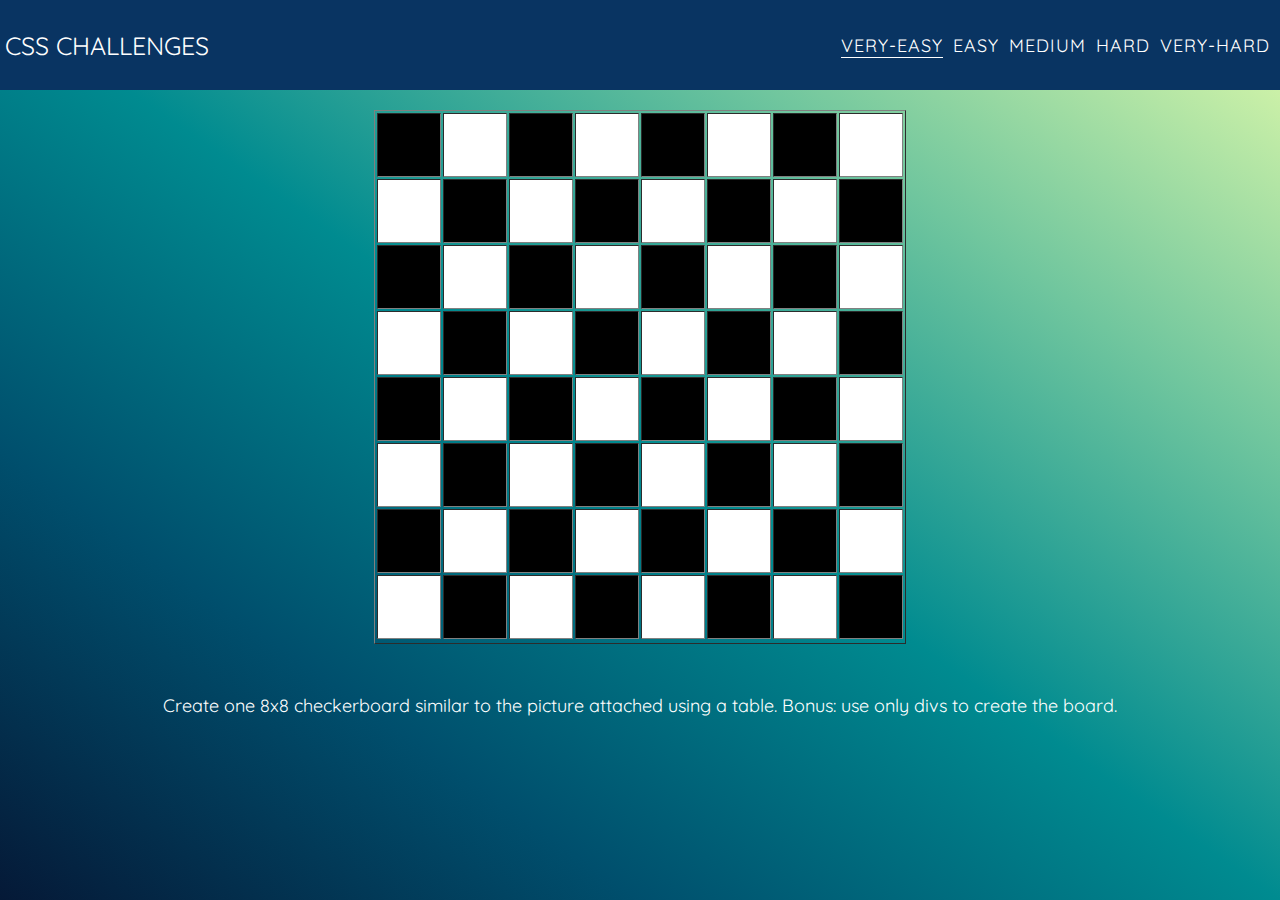
<file: index.html>
<!DOCTYPE html>
<html lang="en">

<head>
    <meta charset="UTF-8">
    <meta name="viewport" content="width=device-width, initial-scale=1.0">
    <meta http-equiv="X-UA-Compatible" content="ie=edge">
    <link rel="stylesheet" href="./index.css">
    <link href="https://fonts.googleapis.com/css?family=Quicksand:300,400,700" rel="stylesheet">
    <title>CSS</title>
</head>

<body>
    <header>
        <nav class="static-nav">
            <h1>CSS Challenges</h1>
            <ul>
                <li>
                    <a href="./index.html" class="selected">Very-Easy</a>
                </li>
                <li>
                    <a href="./easy.html" class="unselected">Easy</a>
                </li>
                <li>
                    <a href="./medium.html" class="unselected">Medium</a>
                </li>
                <li>
                    <a href="./hard.html" class="unselected">Hard</a>

                </li>
                <li>
                    <a href="./very-hard.html" class="unselected">Very-Hard</a>
                </li>
            </ul>

        </nav>
    </header>
    <table border="1px">
        <tr>
            <td class="black"></td>
            <td class="white"></td>
            <td class="black"> </td>
            <td class="white"></td>
            <td class="black"> </td>
            <td class="white"></td>
            <td class="black"></td>
            <td class="white"></td>
        </tr>
        <tr>
            <td class="white"></td>
            <td class="black"> </td>
            <td class="white"> </td>
            <td class="black"></td>
            <td class="white"> </td>
            <td class="black"> </td>
            <td class="white"></td>
            <td class="black"></td>
        </tr>
        <tr>
            <td class="black"></td>
            <td class="white"></td>
            <td class="black"> </td>
            <td class="white"></td>
            <td class="black"> </td>
            <td class="white"></td>
            <td class="black"></td>
            <td class="white"></td>
        </tr>
        <tr>
            <td class="white"></td>
            <td class="black"> </td>
            <td class="white"></td>
            <td class="black"></td>
            <td class="white"></td>
            <td class="black"> </td>
            <td class="white"></td>
            <td class="black"></td>
        </tr>
        <tr>
            <td class="black"></td>
            <td class="white"></td>
            <td class="black"> </td>
            <td class="white"></td>
            <td class="black"> </td>
            <td class="white"></td>
            <td class="black"></td>
            <td class="white"></td>
        </tr>
        <tr>
            <td class="white"></td>
            <td class="black"> </td>
            <td class="white"></td>
            <td class="black"></td>
            <td class="white"></td>
            <td class="black"> </td>
            <td class="white"></td>
            <td class="black"></td>
        </tr>
        <tr>
            <td class="black"></td>
            <td class="white"></td>
            <td class="black"> </td>
            <td class="white"></td>
            <td class="black"> </td>
            <td class="white"></td>
            <td class="black"></td>
            <td class="white"></td>
        </tr>
        <tr>
            <td class="white"></td>
            <td class="black"> </td>
            <td class="white"></td>
            <td class="black"></td>
            <td class="white"></td>
            <td class="black"> </td>
            <td class="white"></td>
            <td class="black"></td>
        </tr>
        <tr></tr>
    </table>
    <p class="very-easy-description">
        Create one 8x8 checkerboard similar to the picture attached using a table. Bonus: use only divs to create the board.
    </p>
</body>

</html>
</file>
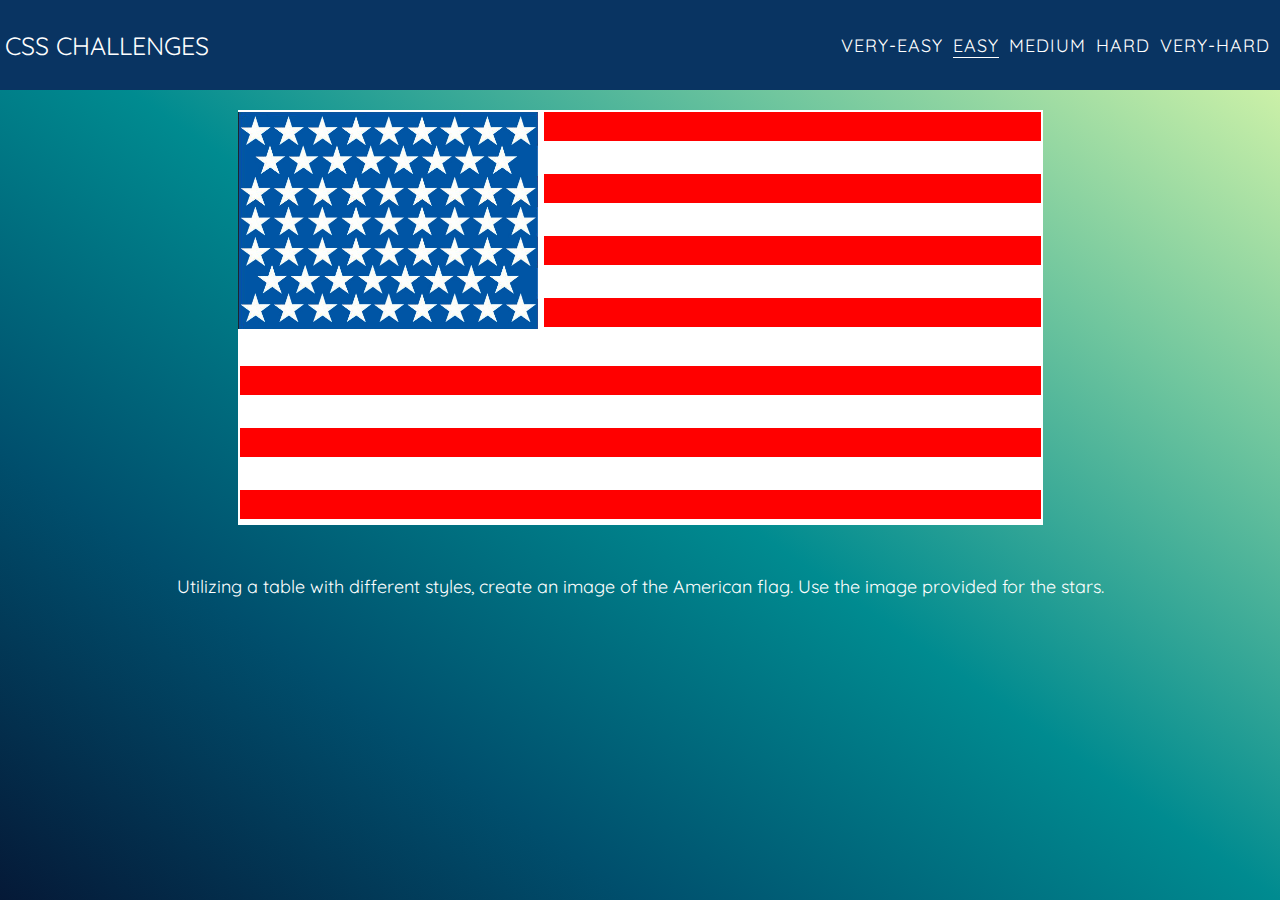
<file: easy.html>
<!DOCTYPE html>
<html>

<head>
    <meta charset="utf-8" />
    <title>Easy</title>
    <link rel="stylesheet" type="text/css" href="index.css" />
    <link href="https://fonts.googleapis.com/css?family=Quicksand:300,400,700" rel="stylesheet">
</head>

<body>
    <header>
        <nav class="static-nav">
            <h1>CSS Challenges</h1>
            <ul>
                <li>
                    <a href="./index.html" class="unselected">Very-Easy</a>
                </li>
                <li>
                    <a href="./easy.html" class="selected">Easy</a>
                </li>
                <li>
                    <a href="./medium.html" class="unselected">Medium</a>
                </li>
                <li>
                    <a href="./hard.html" class="unselected">Hard</a>

                </li>
                <li>
                    <a href="./very-hard.html" class="unselected">Very-Hard</a>
                </li>
            </ul>

        </nav>
    </header>
    <div class="flag-container">
        <div class="stars-img-wrap">
            <img src="./img/easy-challenge.png" alt="Stars of US Flag">

        </div>

        <table class="easy-table">
            <tr>
                <th class="red"></th>
            </tr>
            <tr>
                <th></th>
            </tr>
            <tr class="red">
                <th></th>
            </tr>
            <tr>
                <th></th>
            </tr>
            <tr class="red">
                <th></th>
            </tr>
            <tr>
                <th></th>
            </tr>
            <tr class="red">
                <th></th>
            </tr>

        </table>

        <table class="easy-table">
            <tr>
                <td></td>
            </tr>
            <tr class="red">
                <td></td>
            </tr>
            <tr>
                <td></td>
            </tr>
            <tr class="red">
                <td></td>
            </tr>
            <tr>
                <td></td>
            </tr>
            <tr class="red">
                <td></td>
            </tr>

        </table>
    </div>
    <p class="easy-description">
        Utilizing a table with different styles, create an image of the American flag. Use the image provided for the stars.
    </p>

</body>

</html>
</file>
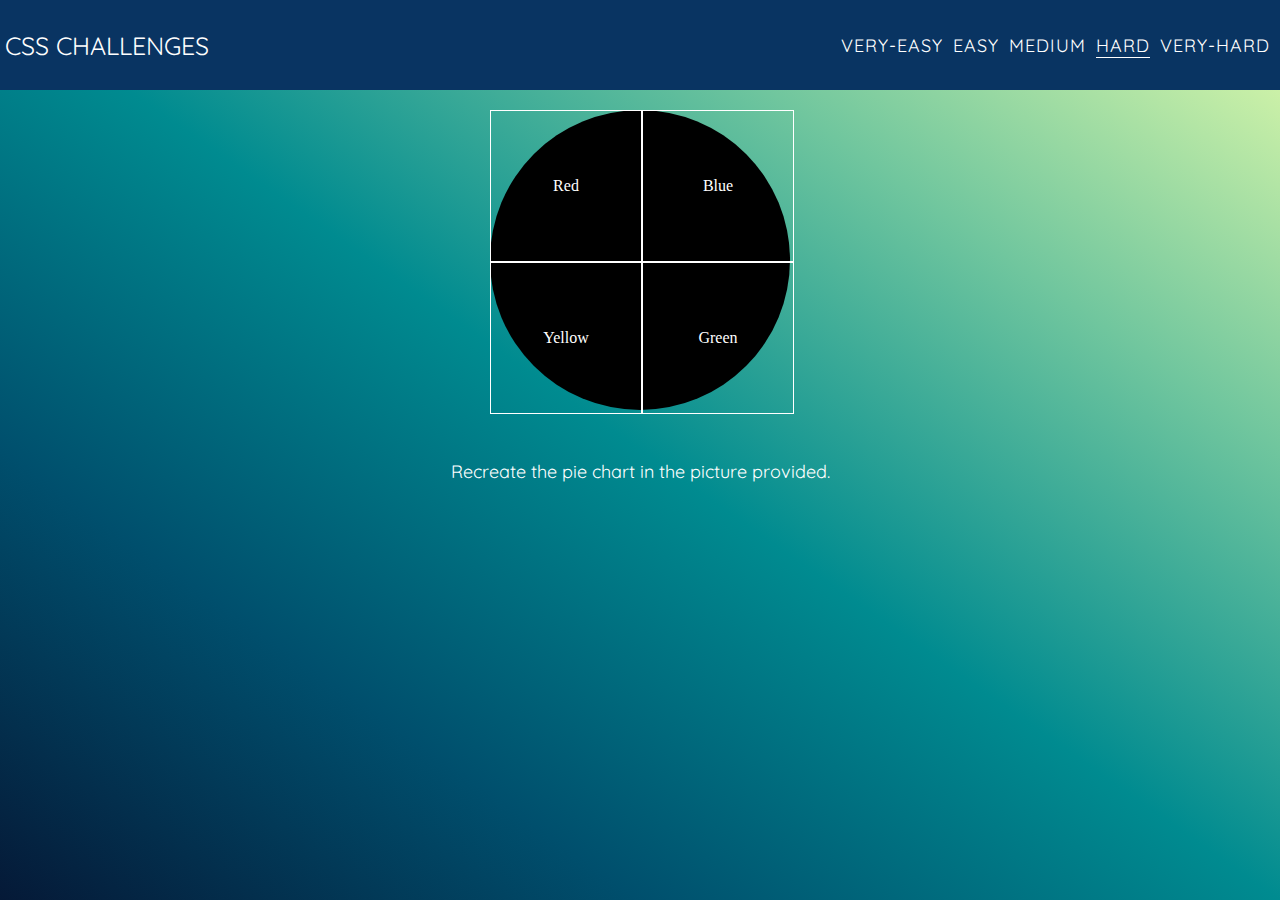
<file: hard.html>
<!DOCTYPE html>
<html lang="en">

<head>
    <meta charset="UTF-8">
    <meta name="viewport" content="width=device-width, initial-scale=1.0">
    <meta http-equiv="X-UA-Compatible" content="ie=edge">
    <title>Hard</title>
    <link rel="stylesheet" href="./index.css">
    <link href="https://fonts.googleapis.com/css?family=Quicksand:300,400,700" rel="stylesheet">
</head>

<body>
    <header>
        <nav class="static-nav">
            <h1>CSS Challenges</h1>
            <ul>
                <li>
                    <a href="./index.html" class="unselected">Very-Easy</a>
                </li>
                <li>
                    <a href="./easy.html" class="unselected">Easy</a>
                </li>
                <li>
                    <a href="./medium.html" class="unselected">Medium</a>
                </li>
                <li>
                    <a href="./hard.html" class="selected">Hard</a>

                </li>
                <li>
                    <a href="./very-hard.html" class="unselected">Very-Hard</a>
                </li>
            </ul>

        </nav>
    </header>
    <div class="pie-container">

        <div>
            <div class="red-pie">
                <p>Red</p>
            </div>
            <div class="yellow-pie">
                <p>Yellow</p>
            </div>
        </div>

        <div>
            <div class="blue-pie">
                <p>Blue</p>
            </div>
            <div class="green-pie">
                <p>Green</p>
            </div>
        </div>

    </div>
    <p class="hard-challenge-description">
        Recreate the pie chart in the picture provided.
    </p>

</body>

</html>
</file>
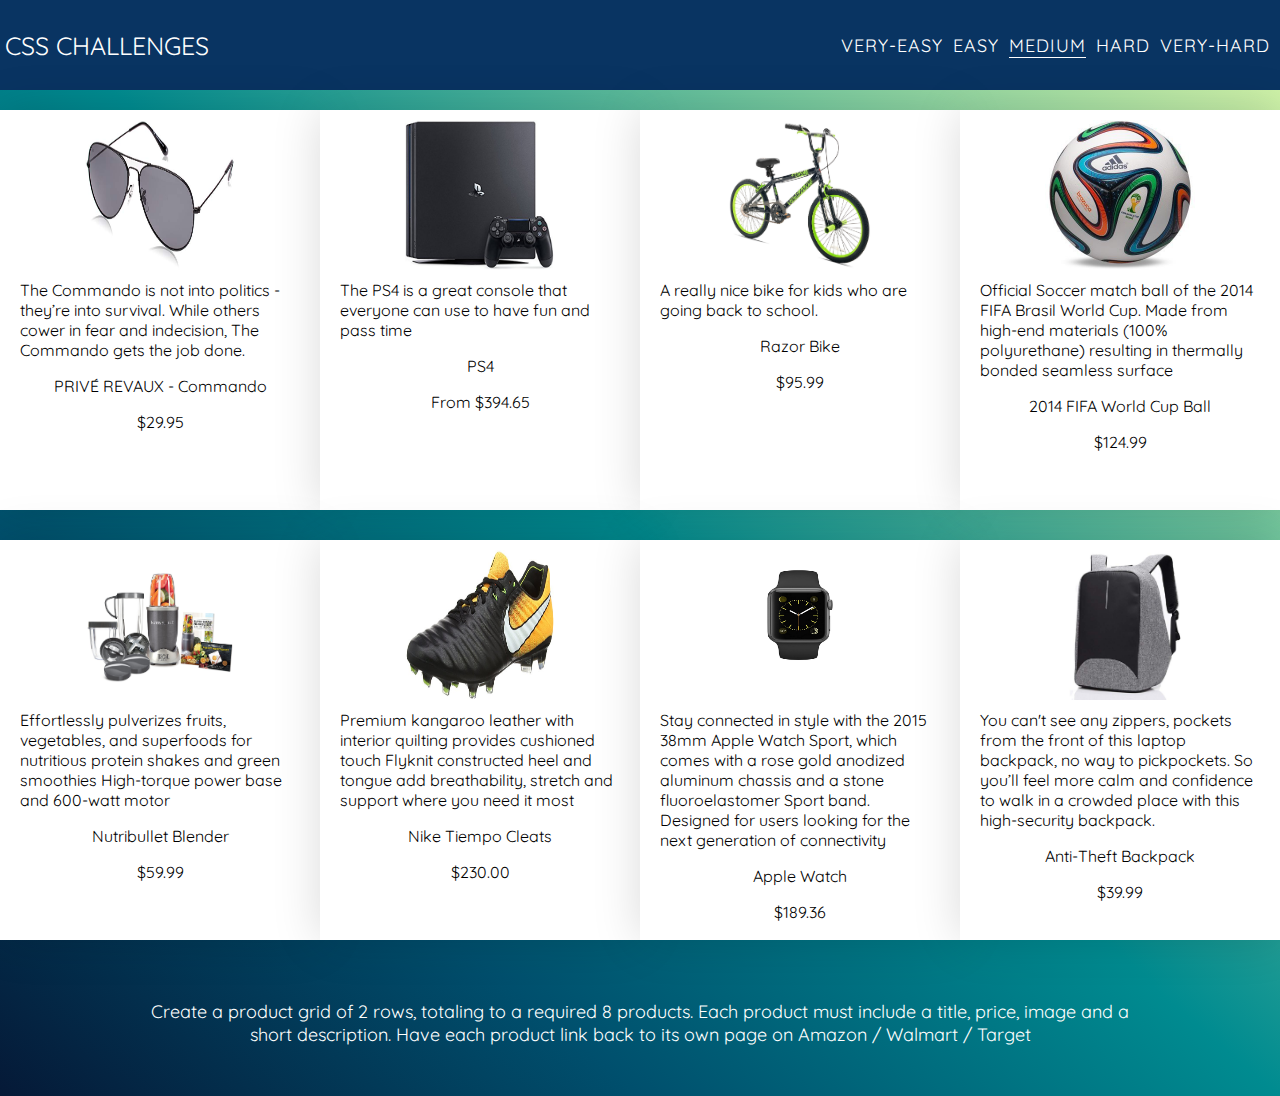
<file: medium.html>
<!DOCTYPE html>
<html>

<head>
    <meta charset="utf-8" />
    <title>Medium</title>
    <link rel="stylesheet" type="text/css" href="index.css" />
    <link href="https://fonts.googleapis.com/css?family=Quicksand:300,400,700" rel="stylesheet">
</head>

<body>
    <header>
        <nav class="static-nav">
            <h1>CSS Challenges</h1>
            <ul>
                <li>
                    <a href="./index.html" class="unselected">Very-Easy</a>
                </li>
                <li>
                    <a href="./easy.html" class="unselected">Easy</a>
                </li>
                <li>
                    <a href="./medium.html" class="selected">Medium</a>
                </li>
                <li>
                    <a href="./hard.html" class="unselected">Hard</a>

                </li>
                <li>
                    <a href="./very-hard.html" class="unselected">Very-Hard</a>
                </li>

            </ul>

        </nav>
    </header>

    <div class="medium-challenge-figure-wrap">
        <figure>
            <div>
                <a href="https://www.amazon.com/PRIV%C3%89-REVAUX-Commando-Polarized-Sunglasses/dp/B072Q1Q5VW?pd_rd_wg=twtxd&pd_rd_r=b2a5f1ee-b121-41e6-99ce-8600d0649577&pd_rd_w=ayNie&ref_=pd_gw_ri&pf_rd_r=KNH0TG8WQED8CG2GYR8P&pf_rd_p=3616cb2b-534a-5ec2-b1b7-566833e6cc3f">
                    <img src="./img/glasses.jpg" alt="Glasses">
                </a>
            </div>

            <figcaption>
                The Commando is not into politics - they’re into survival. While others cower in fear and indecision, The Commando gets the
                job done.
            </figcaption>
            <p> PRIVÉ REVAUX - Commando </p>
            <p>$29.95</p>
        </figure>

        <figure>
            <div>
                <a href="https://www.amazon.com/PlayStation-4-Pro-1TB-Console/dp/B01LOP8EZC/ref=sr_1_2?s=videogames&ie=UTF8&qid=1531253358&sr=1-2&keywords=ps4&th=1">
                    <img src="./img/ps4.jpg" alt="PS4">
                </a>
            </div>

            <figcaption>The PS4 is a great console that everyone can use to have fun and pass time</figcaption>
            <p>PS4</p>
            <p>From $394.65</p>
        </figure>

        <figure>
            <div>
                <a href="https://www.amazon.com/Razor-Roller-Freestyle-20-Inch-Black/dp/B00O58F422/ref=sr_1_1_sspa?s=apparel&ie=UTF8&qid=1531254052&sr=1-1-spons&nodeID=7141123011&psd=1&keywords=bike&psc=1">
                    <img src="./img/bike.jpg" alt="Bicycle">
                </a>
            </div>
            <figcaption>A really nice bike for kids who are going back to school.</figcaption>
            <p>Razor Bike</p>
            <p>$95.99</p>
        </figure>

        <figure>
            <div>
                <a href="https://www.amazon.com/Brazil-Brazuca-Official-Football-Standard/dp/B00LKXFDCQ/ref=sr_1_13?s=sporting-goods&ie=UTF8&qid=1531254327&sr=1-13&keywords=world+cup+ball">
                    <img src="./img/ball.jpg" alt="World Cup Ball">
                </a>
            </div>
            <figcaption>
                Official Soccer match ball of the 2014 FIFA Brasil World Cup. Made from high-end materials (100% polyurethane) resulting
                in thermally bonded seamless surface
            </figcaption>
            <p>2014 FIFA World Cup Ball</p>
            <p>$124.99</p>
        </figure>

        <figure>
            <div>
                <a href="https://www.amazon.com/NutriBullet-NBR-1201-12-Piece-High-Speed-Blender/dp/B007TIE0GQ/ref=sr_1_1_sspa?s=kitchen&ie=UTF8&qid=1531255404&sr=1-1-spons&keywords=blender&psc=1">
                    <img src="./img/blender.jpg" alt="Nutribullet Blender">
                </a>
            </div>
            <figcaption>
                Effortlessly pulverizes fruits, vegetables, and superfoods for nutritious protein shakes and green smoothies High-torque
                power base and 600-watt motor
            </figcaption>
            <p>Nutribullet Blender</p>
            <p>$59.99</p>
        </figure>
        <figure>
            <div>
                <a href="https://www.amazon.com/NIKE-Tiempo-Legend-897752-008-Orange/dp/B07CBHTR49/ref=pd_sbs_309_3?_encoding=UTF8&pd_rd_i=B07CBHTR49&pd_rd_r=dede8f70-8483-11e8-8eba-d3010db8df62&pd_rd_w=xhzEe&pd_rd_wg=Mi4qF&pf_rd_i=desktop-dp-sims&pf_rd_m=ATVPDKIKX0DER&pf_rd_p=5825442648805390339&pf_rd_r=S1X3FJX3TBC2NQZ4SK64&pf_rd_s=desktop-dp-sims&pf_rd_t=40701&refRID=S1X3FJX3TBC2NQZ4SK64">
                    <img src="./img/cleats.jpg" alt="Nike Tiempo Cleats">
                </a>
            </div>
            <figcaption>
                Premium kangaroo leather with interior quilting provides cushioned touch Flyknit constructed heel and tongue add breathability,
                stretch and support where you need it most
            </figcaption>
            <p>Nike Tiempo Cleats</p>
            <p>$230.00</p>
        </figure>
        <figure>
            <div>
                <a href="">
                    <img src="./img/watch.jpg" alt="Apple Watch">
                </a>
            </div>
            <figcaption>
                Stay connected in style with the 2015 38mm Apple Watch Sport, which comes with a rose gold anodized aluminum chassis and
                a stone fluoroelastomer Sport band. Designed for users looking for the next generation of connectivity
            </figcaption>
            <p>Apple Watch</p>
            <p>$189.36</p>
        </figure>
        <figure>
            <div>
                <a href="https://www.amazon.com/Anti-Theft-Backpack-Charging-LYCSIX66-Shockproof/dp/B01MT1Y00X/ref=sr_1_7?ie=UTF8&qid=1531256797&sr=8-7&keywords=anti+security+backpack"
                    alt="Anti-Theft Backpack">
                    <img src="./img/bag.jpg" alt="Anti-Theft Backpack">
                </a>
            </div>
            <figcaption>
                You can't see any zippers, pockets from the front of this laptop backpack, no way to pickpockets. So you’ll feel more calm
                and confidence to walk in a crowded place with this high-security backpack.
            </figcaption>
            <p>Anti-Theft Backpack</p>
            <p>$39.99</p>
        </figure>
    </div>
    <p class="medium-challenge-description">
        Create a product grid of 2 rows, totaling to a required 8 products. Each product must include a title, price, image and a
        short description. Have each product link back to its own page on Amazon / Walmart / Target
    </p>

</body>

</html>
</file>
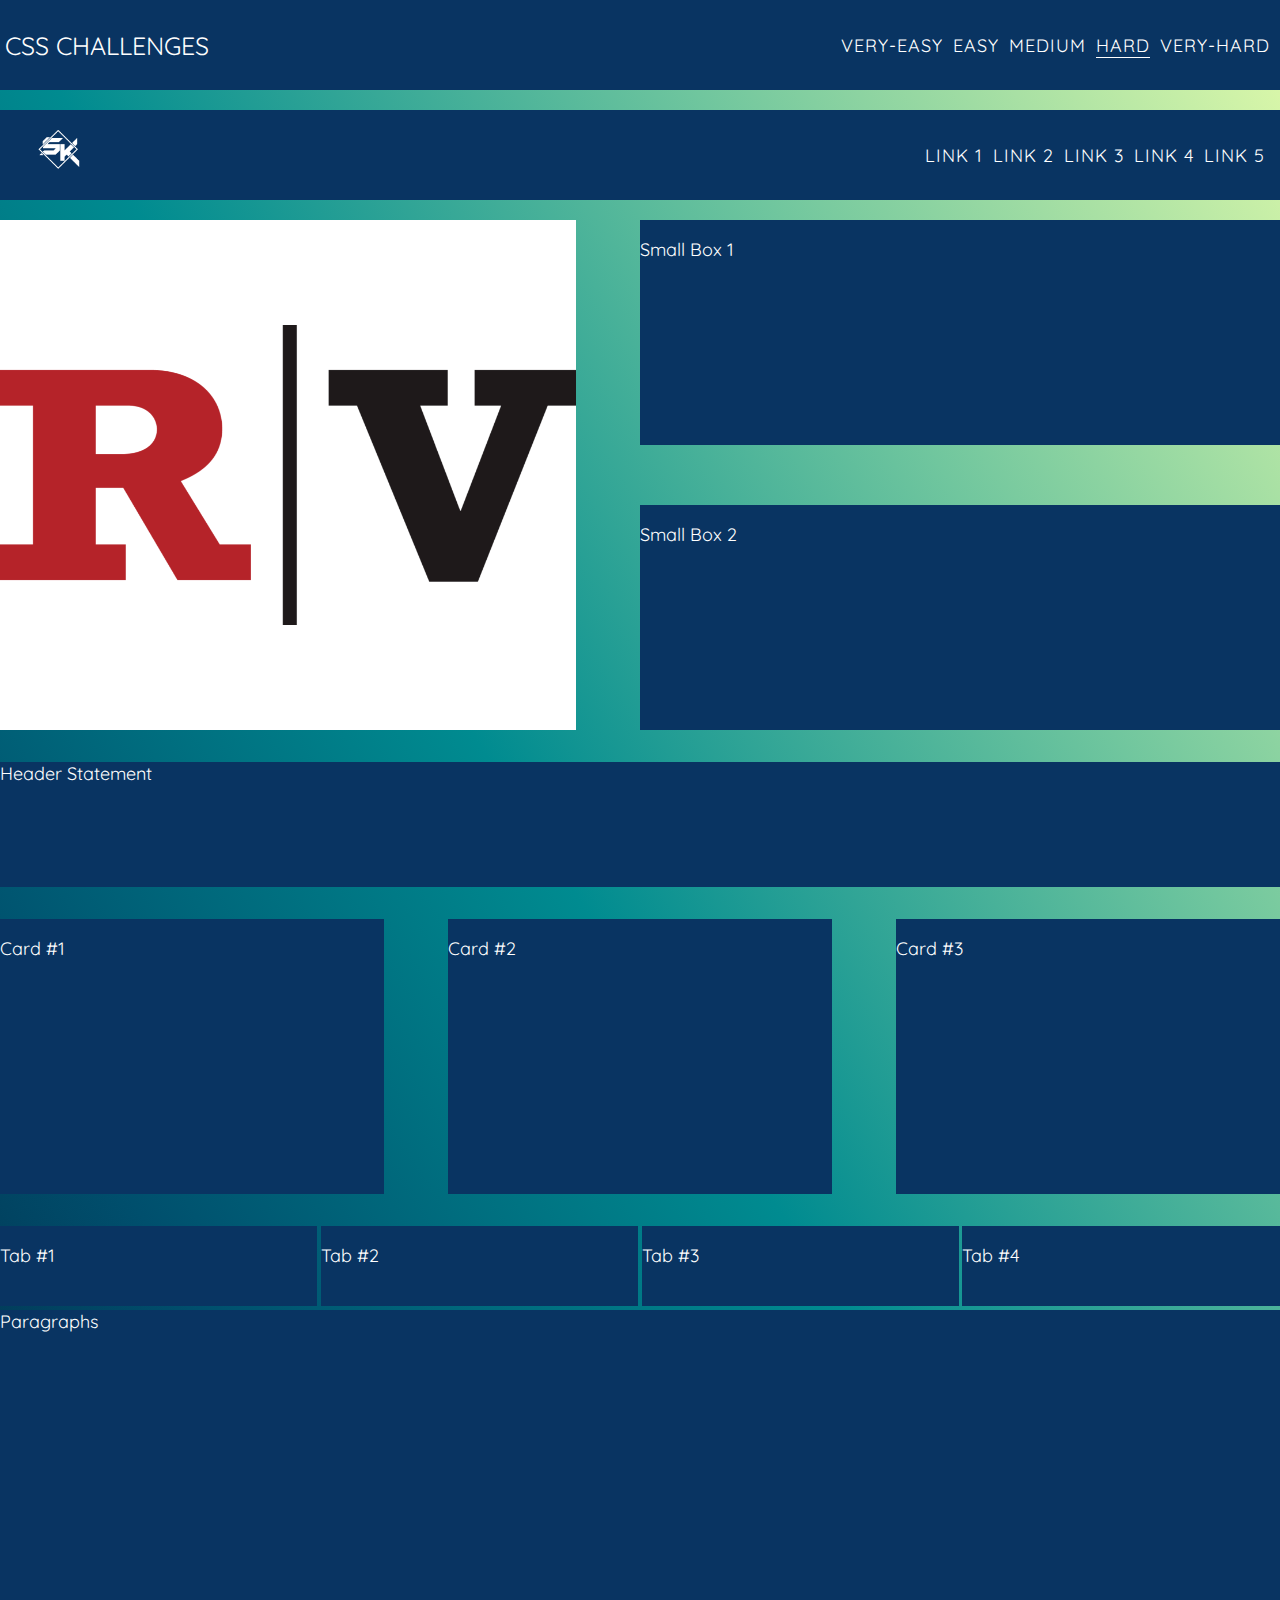
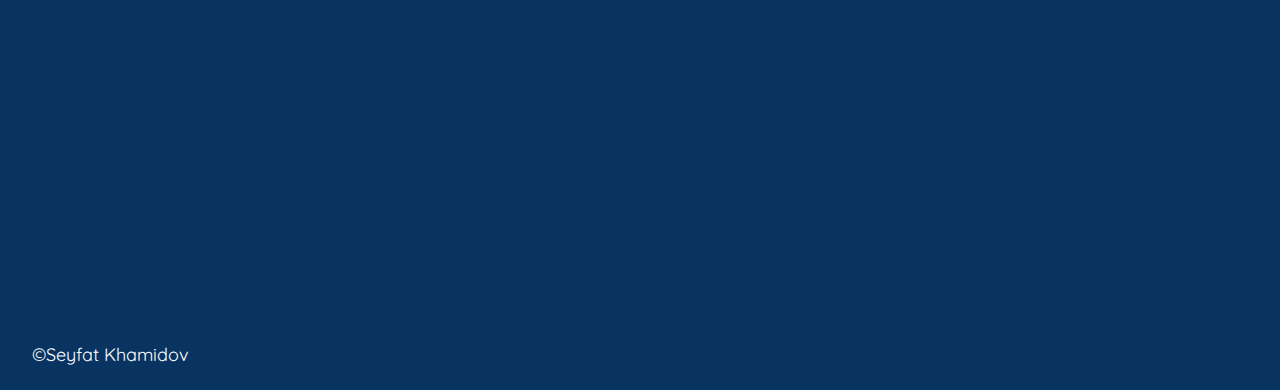
<file: very-hard.html>
<!DOCTYPE html>
<html lang="en">

<head>
    <meta charset="UTF-8">
    <meta name="viewport" content="width=device-width, initial-scale=1.0">
    <meta http-equiv="X-UA-Compatible" content="ie=edge">
    <link rel="stylesheet" href="./index.css">
    <title>Very Hard</title>
    <link href="https://fonts.googleapis.com/css?family=Quicksand:300,400,700" rel="stylesheet">
</head>

<body>
    <header>
        <nav class="static-nav">
            <h1>CSS Challenges</h1>
            <ul>
                <li>
                    <a href="./index.html" class="unselected">Very-Easy</a>
                </li>
                <li>
                    <a href="./easy.html" class="unselected">Easy</a>
                </li>
                <li>
                    <a href="./medium.html" class="unselected">Medium</a>
                </li>
                <li>
                    <a href="./hard.html" class="selected">Hard</a>

                </li>
                <li>
                    <a href="./very-hard.html" class="unselected">Very-Hard</a>
                </li>

            </ul>

        </nav>

    </header>
    <nav class="very-hard-nav">
        <img src="./img/SK.png" alt="Logo of SK">
        <ul>
            <li>
                <a href="#">Link 1</a>
            </li>
            <li>
                <a href="#">Link 2</a>
            </li>
            <li>
                <a href="#">Link 3</a>
            </li>
            <li>
                <a href="#">Link 4</a>
            </li>
            <li>
                <a href="#">Link 5</a>
            </li>
        </ul>
    </nav>

    <main class="very-hard">

        <div class="top-container">

            <div class="largebox-container">
                <div class="large-box">
                    <img src="./img/redventures.png" alt="Red Ventures Logo">
                </div>
            </div>

            <div class="smallbox-container">
                <div class="small-box1">
                    <p>Small Box 1</p>
                </div>
                <div class="small-box2">
                    <p>Small Box 2</p>
                </div>
            </div>

        </div>

        <div class="header-statement">
            <p>Header Statement</p>
        </div>

        <div class="cards-container">

            <div class="card-1">
                <p>Card #1</p>
            </div>
            <div class="card-2">
                <p>Card #2</p>
            </div>
            <div class="card-3">
                <p>Card #3</p>
            </div>
        </div>

        <div class="tabs-container">
            <div class="tab-1">
                <p>Tab #1</p>
            </div>
            <div class="tab-2">
                <p>Tab #2</p>
            </div>
            <div class="tab-3">
                <p>Tab #3</p>
            </div>
            <div class="tab-4">
                <p>Tab #4</p>
            </div>
        </div>

        <div class="paragraphs-Box">
            <p>Paragraphs</p>
        </div>

    </main>

    <footer>
        <p>&copy;Seyfat Khamidov</p>

        <a href="https://www.facebook.com" target="_blank">
            <i class="fab fa-facebook fa-3x"></i>
        </a>
        <a href="https://www.twitter.com" target="_blank">
            <i class="fab fa-twitter-square fa-3x"></i>
        </a>
    </footer>


</body>

</html>
</file>
<file: index.css>
body {
  margin: 0;
  background-image: linear-gradient(
    to right top,
    #051937,
    #004f6d,
    #008b90,
    #70c69e,
    #e2fbaa
  );
  background-repeat: no-repeat;
  min-height: 100vh;
  box-sizing: border-box;
}
.static-nav {
  display: flex;
  height: 90px;
  align-items: center;
  padding: 0px 5px;
  background: #093462;
}
.static-nav .selected {
  border-bottom: 1px solid white;
}
.static-nav ul {
  list-style: none;
  display: flex;
  margin: 0;
  padding: 0;
  height: inherit;
  align-items: center;
}

.static-nav a {
  text-decoration: none;
  color: white;
  font: 400 18px "Quicksand";
  text-transform: uppercase;
  letter-spacing: 1px;
  margin: 0 5px;
}
h1 {
  margin: 0 auto 0 0;
  font: 25px "Quicksand";
  text-align: center;
  color: white;
  text-transform: uppercase;
}
table {
  margin: 20px auto;
}
td {
  width: 60px;
  height: 60px;
}
.black {
  background: black;
}
.white {
  background: white;
}
.very-easy-description {
  font: 400 18px "Quicksand";
  text-align: center;
  width: 1000px;
  margin: 50px auto;
  color: white;
}
.easy-description {
  font: 400 18px "Quicksand";
  text-align: center;
  width: 1000px;
  margin: 50px auto;
  color: white;
}
.flag-container {
  background: white;
  width: 805px;
  margin: 20px auto;
}
.stars-img-wrap {
  width: 300px;
  height: 217px;
  display: inline-block;
}
.stars-img-wrap img {
  width: 100%;
  height: 100%;
}
.easy-table {
  display: inline-block;
  margin: 0;
}
.easy-table td {
  height: 27px;
  width: 800px;
}
.easy-table th {
  height: 27px;
  width: 495px;
}
.red {
  background-color: red;
}
.medium-challenge-figure-wrap {
  display: flex;
  flex-wrap: wrap;
}
figure {
  width: 320px;
  height: 400px;
  background: white;
  margin: 20px auto 10px;
  box-shadow: 0px 0px 45px 0px rgba(0, 0, 0, 0.15);
}
figure div {
  width: 150px;
  height: 150px;
  margin: 10px auto;
}
figure img {
  width: 100%;
  height: 100%;
}
figure figcaption {
  margin-bottom: auto;
  font: 400 16px "Quicksand";
  padding: 0 20px;
}
figure p {
  text-align: center;
  font: 400 16px "Quicksand";
}
.medium-challenge-description {
  font: 400 18px "Quicksand";
  text-align: center;
  width: 1000px;
  margin: 50px auto;
  color: white;
}
.pie-container {
  background-color: black;
  width: 300px;
  height: 300px;
  display: flex;
  border-radius: 100%;
  margin: 20px auto;
}
.red-pie,
.green-pie,
.yellow-pie,
.blue-pie {
  border: 0.2px solid white;
  width: 150px;
  height: 150px;
  display: flex;
  align-items: center;
  justify-content: center;
  color: white;
}
.hard-challenge-description {
  font: 400 18px "Quicksand";
  text-align: center;
  width: 1000px;
  margin: 50px auto;
  color: white;
}
.very-hard-nav {
  display: flex;
  height: 90px;
  align-items: center;
  margin: 20px auto;
  background: #093462;
}
.very-hard-nav ul {
  list-style: none;
  display: flex;
  margin: 0 10px 0 auto;
  padding: 0;
  height: inherit;
  align-items: center;
}
.very-hard-nav a {
  text-decoration: none;
  color: white;
  font: 400 18px "Quicksand";
  text-transform: uppercase;
  letter-spacing: 1px;
  margin: 0 5px;
}
.very-hard-nav img {
  width: 140px;
}
.very-hard p {
  color: white;
  font: 400 18px "Quicksand";
}
/***********************
LARGE-BOX/SMALL-BOX
***********************/

.top-container {
  display: flex;
  width: 100%;
  height: 510px;
  margin-bottom: 2.5%;
}
.smallbox-container,
.largebox-container {
  width: 50%;
  position: relative;
}

.large-box {
  display: flex;
  align-items: center;
  justify-content: center;
  width: 90%;
  height: 100%;
  background-color: white;
}
.large-box img {
  width: 100%;
  height: 300px;
}
.small-box1 {
  margin-bottom: 7.5%;
  top: 0;
}
.small-box2 {
  bottom: 0;
}
.small-box1,
.small-box2 {
  width: 100%;
  height: 225px;
  background: #093462;
  display: block;
  position: absolute;
}
/***********************
HEADER STATEMENT
***********************/

.header-statement {
  height: 125px;
  background: #093462;
  margin-bottom: 2.5%;
}

/***********************
CARDS
***********************/

.cards-container {
  display: flex;
  width: 100%;
  margin-bottom: 2.5%;
}
.card-1,
.card-2,
.card-3 {
  background: #093462;
  width: 30%;
  height: 275px;
}
.card-1,
.card-2 {
  margin-right: 5%;
}

/***********************
TABS
***********************/
.tabs-container {
  width: 100%;
  height: 80px;
  display: flex;
}
.tab-1,
.tab-2,
.tab-3,
.tab-4 {
  background: #093462;
  height: 100%;
  width: 24.8%;
}
.tab-1,
.tab-2,
.tab-3 {
  margin-right: 0.26%;
}
/***********************
PARAGRAPHS BOX
***********************/
.paragraphs-Box {
  width: 100%;
  height: 600px;
  background: #093462;
  margin-top: 0.3%;
}
.paragraphs-Box p {
  margin: 0;
  color: white;
}

/***********************
FOOTER
***********************/
footer {
  background: #093462;
  height: 80px;
  padding-top: 15px;
  box-sizing: border-box;
}
footer p {
  display: inline-block;
  color: white;
  font-weight: bold;
  font: 400 18px "Quicksand";
  padding-left: 2.5%;
}
footer a {
  float: right;
  color: black;
  padding-right: 2.5%;
}
</file>
